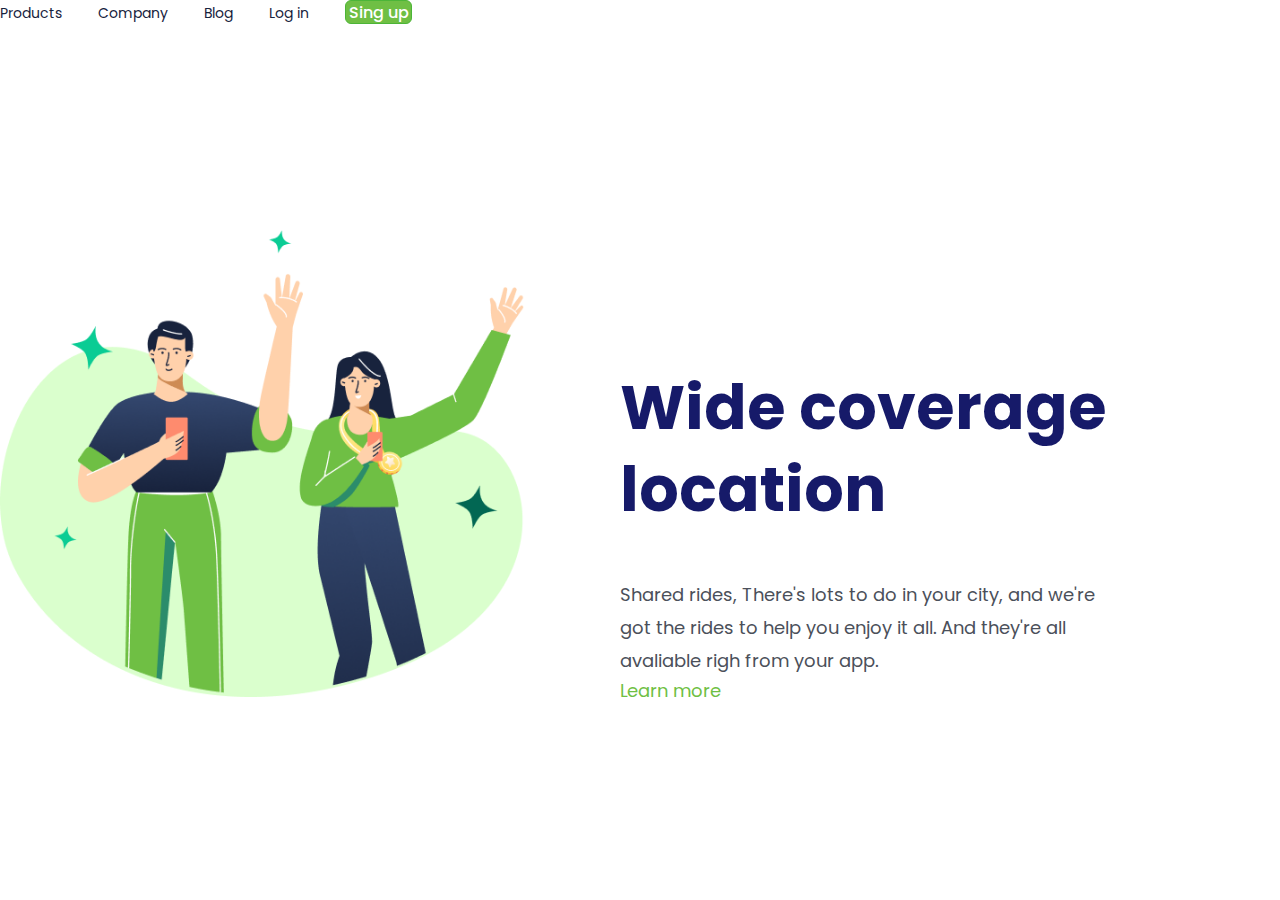
<file: index.html>
<!DOCTYPE html>
<html lang="pt-br">
  <head>
    <link rel="preconnect" href="https://fonts.googleapis.com" />
    <link rel="preconnect" href="https://fonts.gstatic.com" crossorigin />
    <link
      href="https://fonts.googleapis.com/css2?family=Poppins:ital,wght@0,100;0,200;0,300;0,400;0,500;0,600;0,700;0,800;0,900;1,100;1,200;1,300;1,400;1,500;1,600;1,700;1,800;1,900&display=swap"
      rel="stylesheet"
    />

    <meta charset="UTF-8" />
    <meta name="viewport" content="width=device-width, initial-scale=1.0" />
    <title>Wide coverage location</title>
    <link rel="stylesheet" href="./styles.css" />
  </head>
  <body>
    <header>
      <a class="products">Products</a>
      <a class="company">Company</a>
      <a class="blog">Blog</a>
      <a class="log">Log in</a>
      <button class="sing">Sing up</button>
    </header>
    <main>
      <img class="logo" src="./Img-Desafio/logo.png" alt="log" />
      <section>
        <h1>Wide coverage location</h1>

        <p>
          Shared rides, There's lots to do in your city, and we're got the rides
          to help you enjoy it all. And they're all avaliable righ from your
          app.
        </p>

        <a class="learn-more" target="_blank">Learn more</a>
      </section>
    </main>
  </body>
</html>
</file>
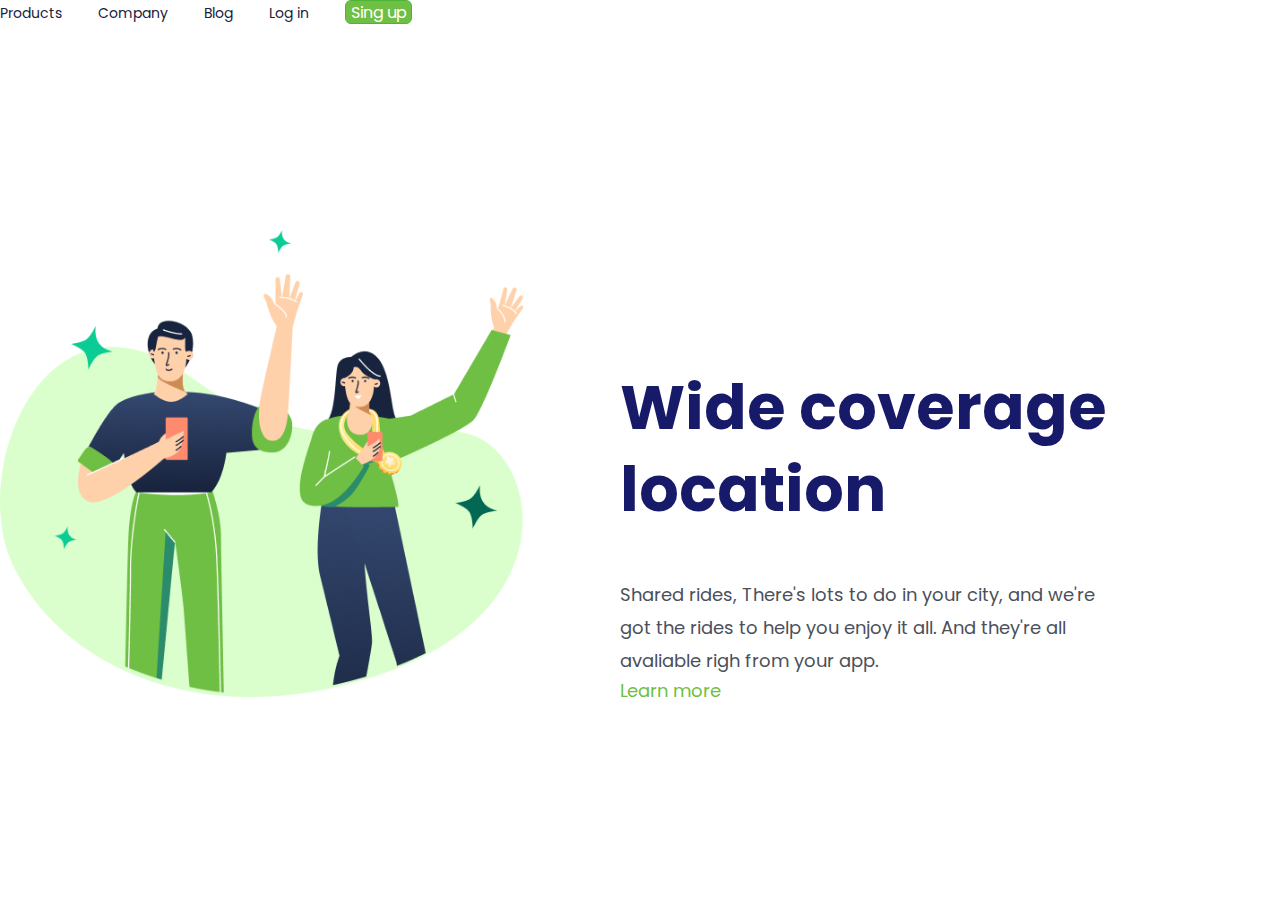
<file: Desafio2.html>
<!DOCTYPE html>
<html lang="pt-br">
  <head>
    <link rel="preconnect" href="https://fonts.googleapis.com" />
    <link rel="preconnect" href="https://fonts.gstatic.com" crossorigin />
    <link
      href="https://fonts.googleapis.com/css2?family=Poppins:ital,wght@0,100;0,200;0,300;0,400;0,500;0,600;0,700;0,800;0,900;1,100;1,200;1,300;1,400;1,500;1,600;1,700;1,800;1,900&display=swap"
      rel="stylesheet"
    />

    <meta charset="UTF-8" />
    <meta name="viewport" content="width=device-width, initial-scale=1.0" />
    <title>Wide coverage location</title>
    <link rel="stylesheet" href="./desafio2 CSS.css" />
  </head>
  <body>
    <header>
      <a class="products">Products</a>
      <a class="company">Company</a>
      <a class="blog">Blog</a>
      <a class="log">Log in</a>
      <button class="sing">Sing up</button>
    </header>
    <main>
      <img class="logo" src="./Img-Desafio/logo.png" alt="log" />
      <section>
        <h1>Wide coverage location</h1>

        <p>
          Shared rides, There's lots to do in your city, and we're got the rides
          to help you enjoy it all. And they're all avaliable righ from your
          app.
        </p>

        <a class="learn-more" target="_blank">Learn more</a>
      </section>
    </main>
  </body>
</html>
</file>
<file: styles.css>
* {
    font-family: "Poppins", sans-serif;
    margin: 0;
    padding: 0;
    box-sizing: border-box;

}

.products {
    width: 87px;
    height: 20px;
    top: 47px;
    left: 42px;
    color: #17233d;
    font-weight: 400;
    font-size: 14px;
    line-height: 21px;
    box-align: center;
    cursor: pointer;

}

.company {
    width: 79px;
    height: 21px;
    top: 47px;
    margin-left: 32px;
    color: #17233d;
    font-weight: 400;
    font-size: 14px;
    line-height: 21px;
    box-align: center;
    cursor: pointer;

}

.blog {
    width: 37px;
    height: 21px;
    top: 47px;
    margin-left: 32px;
    color: #17233d;
    font-weight: 400;
    font-size: 14px;
    line-height: 21px;
    box-align: center;
    cursor: pointer;

}

.log {
    width: 47px;
    height: 21px;
    top: 47px;
    margin-left: 32px;
    color: #17233d;
    font-weight: 400;
    font-size: 14px;
    line-height: 21px;
    box-align: center;
    cursor: pointer;


}

button {
    width: 67px;
    height: 24px;
    font-weight: 500;
    font-size: 16px;
    line-height: 24px;
    border-radius: 6px;
    border: 1px solid #4cb538;
    color: #ffffff;
    background: 124px 51px #6fbf44;
    cursor: pointer;
    top: 32px;
    margin-left: 32px
}

.logo {
    width: 534px;
    height: 467px;
    top: 277.2px;
    left: 182.18px;


}

section {
    display: inline-block;
    margin-left: 81.84px;


}

h1 {
    width: 582px;
    height: 164px;
    margin-top: 342px;
    left: 801px;
    font-weight: 700;
    font-size: 62px;
    line-height: 82px;
    color: #161a69;

}

p {
    width: 493px;
    margin-top: 47px;
    left: 801px;
    font-weight: 400;
    font-size: 18px;
    line-height: 33px;
    color: #4b505a;

}

.learn-more {
    width: 112px;
    height: 27px;
    margin-top: 55px;
    left: 801px;
    font-weight: 500px;
    font-size: 18px;
    line-height: 27px;
    color: #6fbf44;


}

@media screen and (max-width: 900px) {
    
    .products,
    .company,
    .blog,
    .log {
        display: none;
    }

    button {
        width: 61px;
        height: 18px;
        font-weight: 500;
        font-size: 12px;
        line-height: 18px;
        border-radius: 6px;
        border: 1px solid #4cb538;
        color: #ffffff;
        background-color: #6fbf44;
        cursor: pointer;
        position: absolute;
        top: 10px;  /* Ajusta a distância do topo */
        right: 10px; /* Ajusta a distância da direita */
    }

    h1 {
        width: 100%;
        max-width: 278px;
        height: 60px;
        font-weight: 700;
        font-size: 30px;
        line-height: 30px;
        color: #161a69;
        text-align: center;
        margin: 124px -20px 29px;
    }

    p {
        width: 100%;
        max-width: 304px;
        height: 165px;
        margin-top: 29px;
        font-weight: 400;
        font-size: 18px;
        line-height: 33px;
        color: #4b505a;
        text-align: center;
        margin: 29px -20px 26px;
    }

    .learn-more {
        width: 112px;
        height: 27px;
        font-weight: 500;
        font-size: 18px;
        line-height: 27px;
        color: #6fbf44;
        text-align: center;
        margin: 26px 60px 59px;
    
    }

    .logo {
        width: 312px;
        height: 288px;
        margin-bottom: 39px;
        position: absolute;
        bottom: 0;
        left: 50%;
        transform: translate(-50%,80%);
    }
}
</file>
<file: desafio2 CSS.css>
* {
    font-family: "Poppins", sans-serif;
    margin: 0;
    padding: 0;
    box-sizing: border-box;

}

.products {
    width: 87px;
    height: 20px;
    top: 47px;
    left: 42px;
    color: #17233d;
    font-weight: 400px;
    font-size: 14px;
    line-height: 21px;
    box-align: center;
    cursor: pointer;

}

.company {
    width: 79px;
    height: 21px;
    top: 47px;
    margin-left: 32px;
    color: #17233d;
    font-weight: 400px;
    font-size: 14px;
    line-height: 21px;
    box-align: center;
    cursor: pointer;

}

.blog {
    width: 37px;
    height: 21px;
    top: 47px;
    margin-left: 32px;
    color: #17233d;
    font-weight: 400px;
    font-size: 14px;
    line-height: 21px;
    box-align: center;
    cursor: pointer;

}

.log {
    width: 47px;
    height: 21px;
    top: 47px;
    margin-left: 32px;
    color: #17233d;
    font-weight: 400px;
    font-size: 14px;
    line-height: 21px;
    box-align: center;
    cursor: pointer;


}

button {
    width: 67px;
    height: 24px;
    font-weight: 500px;
    font-size: 16px;
    line-height: 24px;
    border-radius: 6px;
    border: 1px solid #4cb538;
    color: #ffffff;
    background: 124px 51px #6fbf44;
    cursor: pointer;
    top: 32px;
    margin-left: 32px
}

.logo {
    width: 534px;
    height: 467px;
    top: 277.2px;
    left: 182.18px;


}

section {
    display: inline-block;
    margin-left: 81.84px;


}

h1 {
    width: 582px;
    height: 164px;
    margin-top: 342px;
    left: 801px;
    font-weight: 700px;
    font-size: 62px;
    line-height: 82px;
    color: #161a69;

}

p {
    width: 493px;
    margin-top: 47px;
    left: 801px;
    font-weight: 400px;
    font-size: 18px;
    line-height: 33px;
    color: #4b505a;

}

.learn-more {
    width: 112px;
    height: 27px;
    margin-top: 55px;
    left: 801px;
    font-weight: 500px;
    font-size: 18px;
    line-height: 27px;
    color: #6fbf44;


}
</file>
